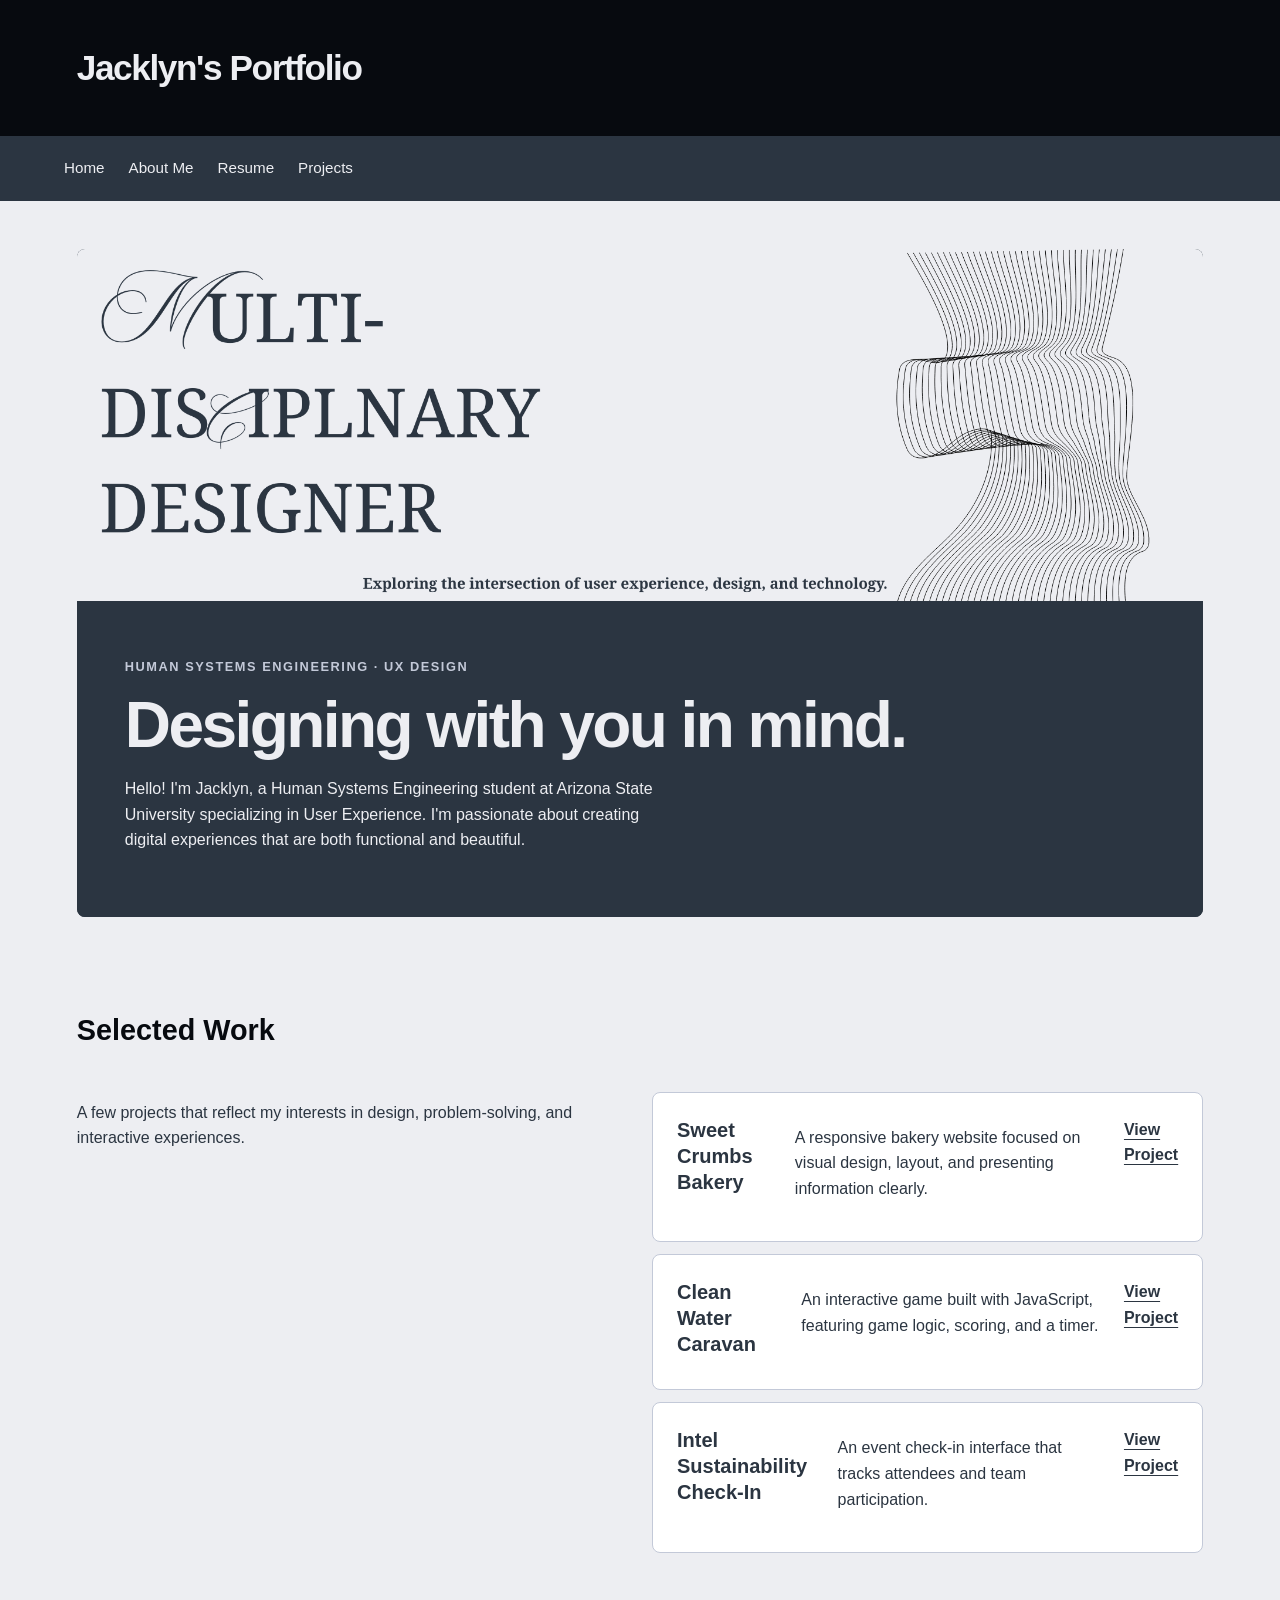
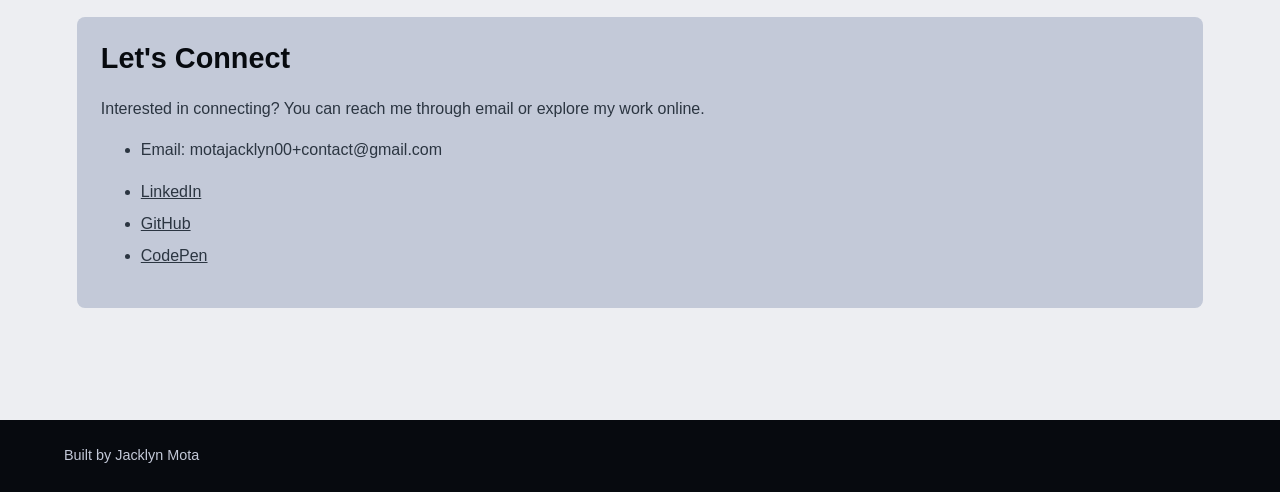
<file: index.html>
<!DOCTYPE html>
<html lang="en">
<head>
    <meta charset="UTF-8">
    <meta name="viewport" content="width=device-width, initial-scale=1.0">
    <link rel="stylesheet" href="styles.css">
    <title>Jacklyn's Portfolio</title>
</head>
<body>
    <header>
        <h1>Jacklyn's Portfolio</h1>
    </header>
    <nav>
        <ul>
            <li><a href="index.html">Home</a></li>
            <li><a href="about.html">About Me</a></li>
            <li><a href="resume.html">Resume</a></li>
            <li><a href="projects.html">Projects</a></li>
        </ul>
    </nav>
    <main>
        <!-- Hero Section -->
        <!-- Hero Section -->
<section id="hero">

    <!-- Responsive Hero Banner -->
    <picture class="hero-banner">
        <!-- Mobile banner -->
        <source
            media="(max-width: 767px)"
            srcset="images/hero_image_mobile.jpg">
        <!-- Desktop banner (default) -->
        <img
            src="images/hero_image.png"
            alt="Multidisciplinary Designer">
    </picture>
    <!-- Hero Text Content -->
    <div class="hero-content">
        <p class="hero-label">HUMAN SYSTEMS ENGINEERING · UX DESIGN</p>
        <h2>Designing with you in mind.</h2>
        <p>
            Hello! I'm Jacklyn, a Human Systems Engineering student
            at Arizona State University specializing in User Experience.
            I'm passionate about creating digital experiences that are
            both functional and beautiful.
        </p>
    </div>
</section>
        <!-- Featured Projects -->
        <section id="featured-projects">
            <h2>Selected Work</h2>
            <p>A few projects that reflect my interests in design, problem-solving, and interactive experiences.</p>

            <div class="project-links">
                <article>
                    <h3>Sweet Crumbs Bakery</h3>
                    <p>A responsive bakery website focused on visual design, layout, and presenting information clearly.</p>
                    <a href="projects.html">View Project</a>
                </article>

                <article>
                    <h3>Clean Water Caravan</h3>
                    <p>An interactive game built with JavaScript, featuring game logic, scoring, and a timer.</p>
                    <a href="projects.html">View Project</a>
                </article>

                <article>
                    <h3>Intel Sustainability Check-In</h3>
                    <p>An event check-in interface that tracks attendees and team participation.</p>
                    <a href="projects.html">View Project</a>
                </article>
            </div>
    </section>

    <!-- Contact Section -->
    <section id="contact">
        <h2>Let's Connect</h2>
        <p>Interested in connecting? You can reach me through email or explore my work online.</p>

        <ul>
            <li>
                <p>Email: motajacklyn00+contact@gmail.com</p>
            </li>
            <li>
                <a href="https://www.linkedin.com/in/jacklyn-mota-28569b3a8/" target="_blank" rel="noopener noreferrer">LinkedIn</a>
            </li>
            <li>
                <a href="https://github.com/jacklyn-mota" target="_blank" rel="noopener noreferrer">GitHub</a>
            </li>
            <li>
                <a href="https://codepen.io/jacklyn-mota" target="_blank" rel="noopener noreferrer">CodePen</a>
            </li>
        </ul>
    </section>
    </main>
    <footer>
        <p>Built by Jacklyn Mota</p>
    </footer>
</body>
</html>
</file>
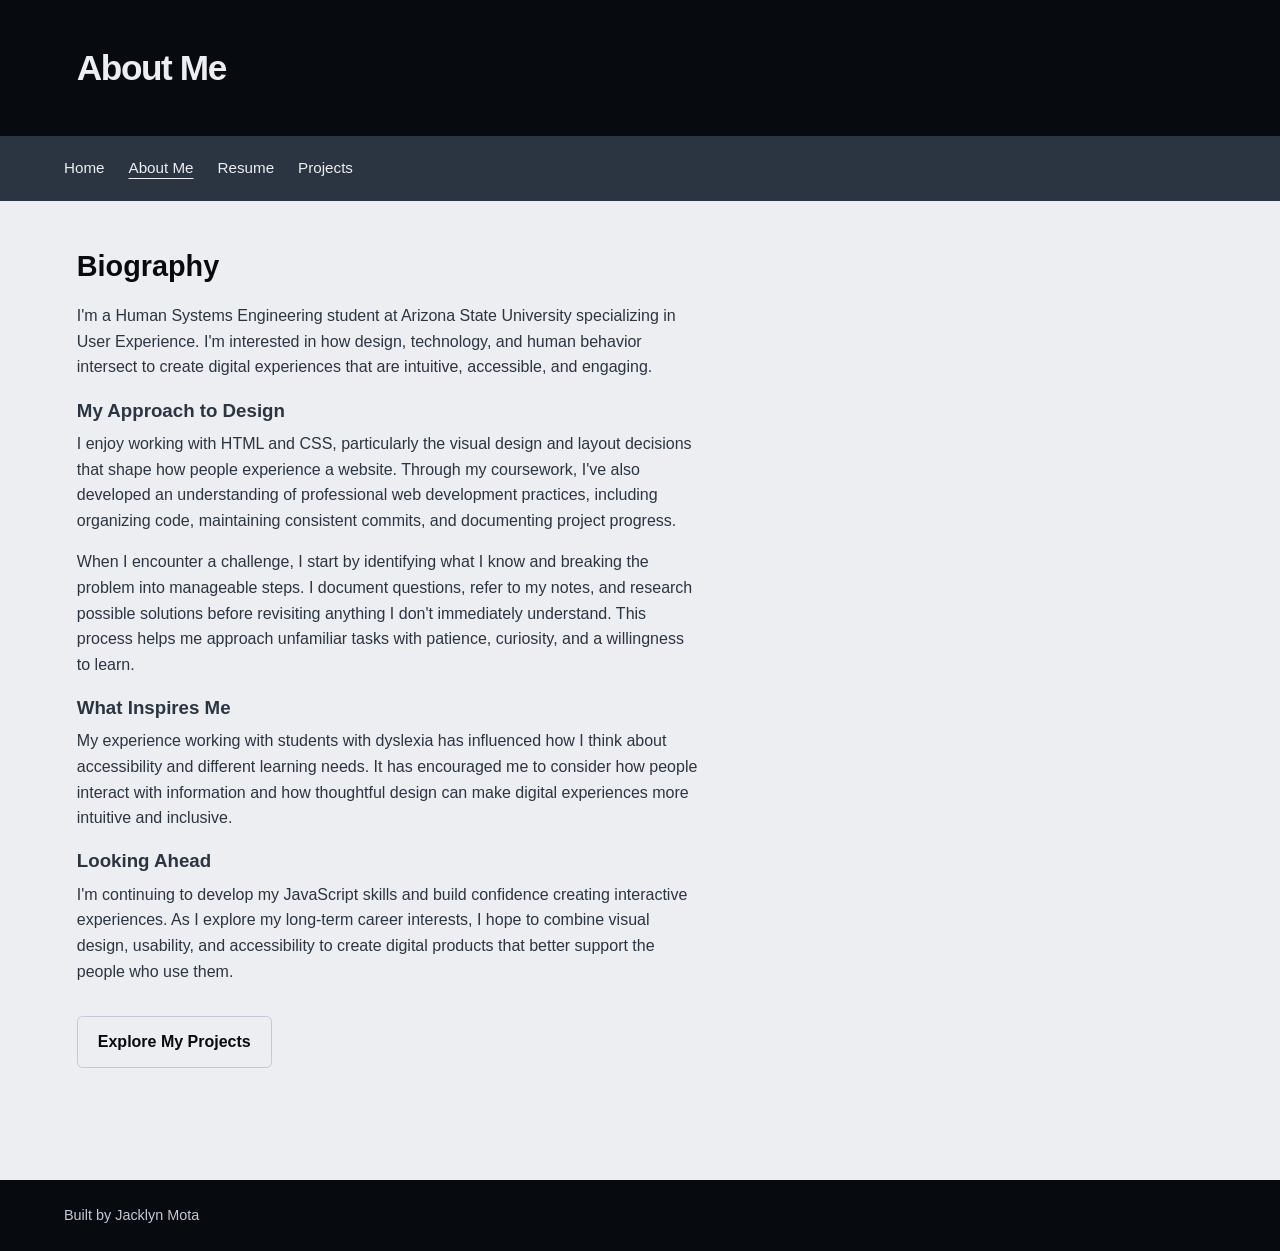
<file: about.html>
<!DOCTYPE html>
<html lang="en">
<head>
    <meta charset="UTF-8">
    <meta name="viewport" content="width=device-width, initial-scale=1.0">
    <link rel="stylesheet" href="styles.css">
    <title>About Me | Jacklyn's Portfolio</title>
</head>
<body>
    <header>
        <h1>About Me</h1>
    </header>

    <nav>
        <ul>
            <li><a href="index.html">Home</a></li>
            <li><a href="about.html" aria-current="page">About Me</a></li>
            <li><a href="resume.html">Resume</a></li>
            <li><a href="projects.html">Projects</a></li>
        </ul>
    </nav>

    <main>
        <section>
            <h2>Biography</h2>
            <p>
                I'm a Human Systems Engineering student at Arizona State
                University specializing in User Experience. I'm interested
                in how design, technology, and human behavior intersect
                to create digital experiences that are intuitive,
                accessible, and engaging.
            </p>

            <h3>My Approach to Design</h3>
            <p>
                I enjoy working with HTML and CSS, particularly the visual
                design and layout decisions that shape how people
                experience a website. Through my coursework, I've also
                developed an understanding of professional web development
                practices, including organizing code, maintaining
                consistent commits, and documenting project progress.
            </p>

            <p>
                When I encounter a challenge, I start by identifying what
                I know and breaking the problem into manageable steps.
                I document questions, refer to my notes, and research
                possible solutions before revisiting anything I don't
                immediately understand. This process helps me approach
                unfamiliar tasks with patience, curiosity, and a willingness
                to learn.
            </p>

            <h3>What Inspires Me</h3>
            <p>
                My experience working with students with dyslexia has
                influenced how I think about accessibility and different
                learning needs. It has encouraged me to consider how
                people interact with information and how thoughtful design
                can make digital experiences more intuitive and inclusive.
            </p>

            <h3>Looking Ahead</h3>
            <p>
                I'm continuing to develop my JavaScript skills and build
                confidence creating interactive experiences. As I explore
                my long-term career interests, I hope to combine visual
                design, usability, and accessibility to create digital
                products that better support the people who use them.
            </p>

            <a href="projects.html" class="hero-link">Explore My Projects</a>
        </section>
    </main>

    <footer>
        <p>Built by Jacklyn Mota</p>
    </footer>
</body>
</html>
</file>
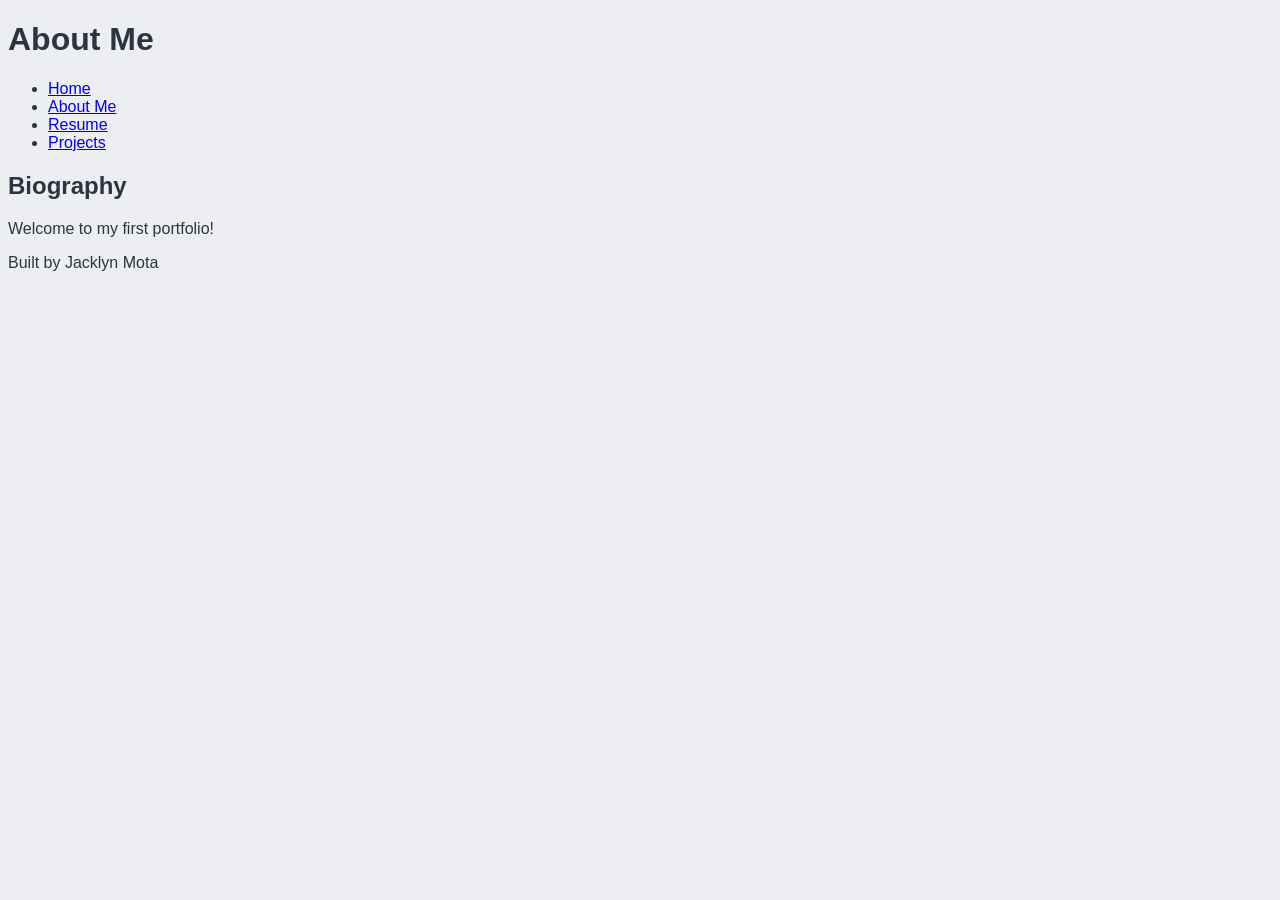
<file: aboutme.html>
<!DOCTYPE html>
<html lang="en">
<head>
    <meta charset="UTF-8">
    <meta name="viewport" content="width=device-width, initial-scale=1.0">
    <link rel="stylesheet" href="style.css">
    <title>About Me</title>
</head>
<body>
    <header>
        <h1>About Me</h1>
    </header>
    <nav>
        <ul>
            <li><a href="index.html">Home</a></li>
            <li><a href="aboutme.html">About Me</a></li>
            <li><a href="resume.html">Resume</a></li>
            <li><a href="projects.html">Projects</a></li>
        </ul>
    </nav>
    <main>
        <section>
            <h2>Biography</h2>
            <p>Welcome to my first portfolio!</p>
        </section>
    </main>
    <footer>
        <p>Built by Jacklyn Mota</p>
    </footer>
</body>
</html>
</file>
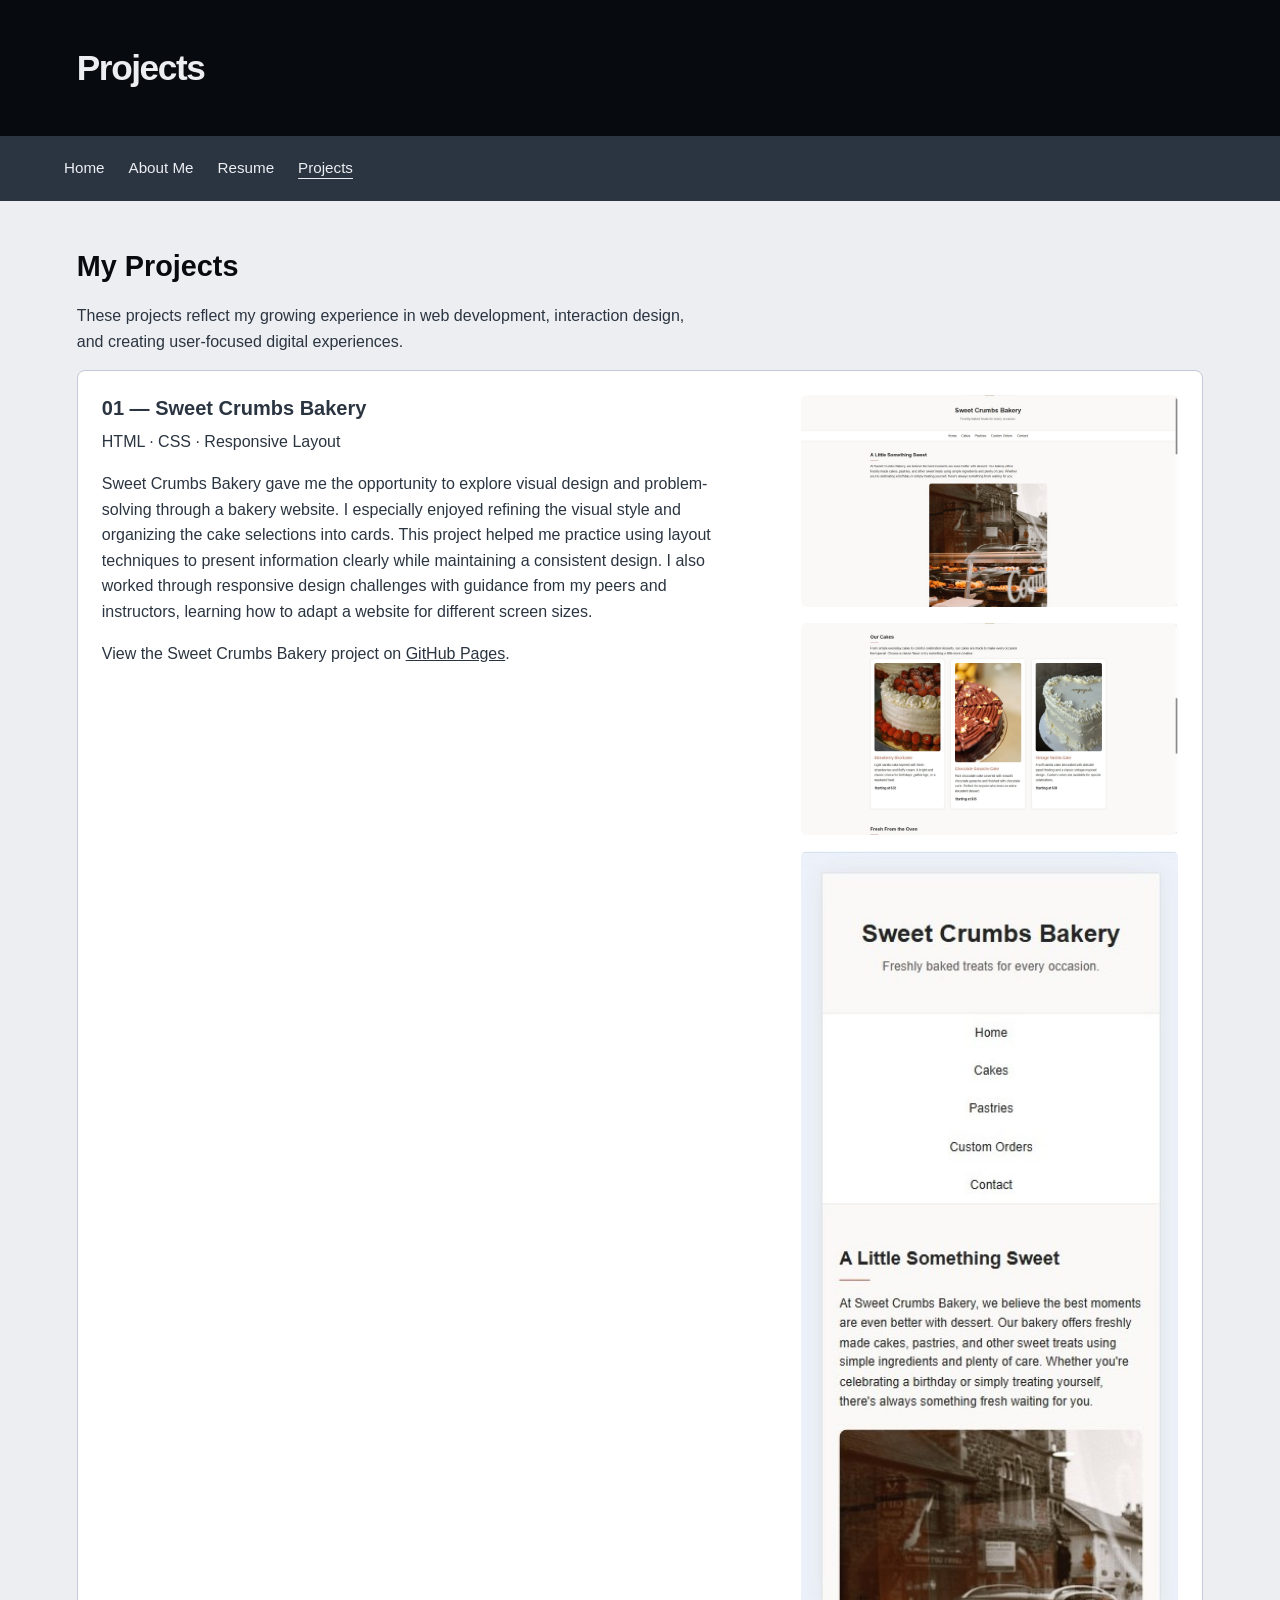
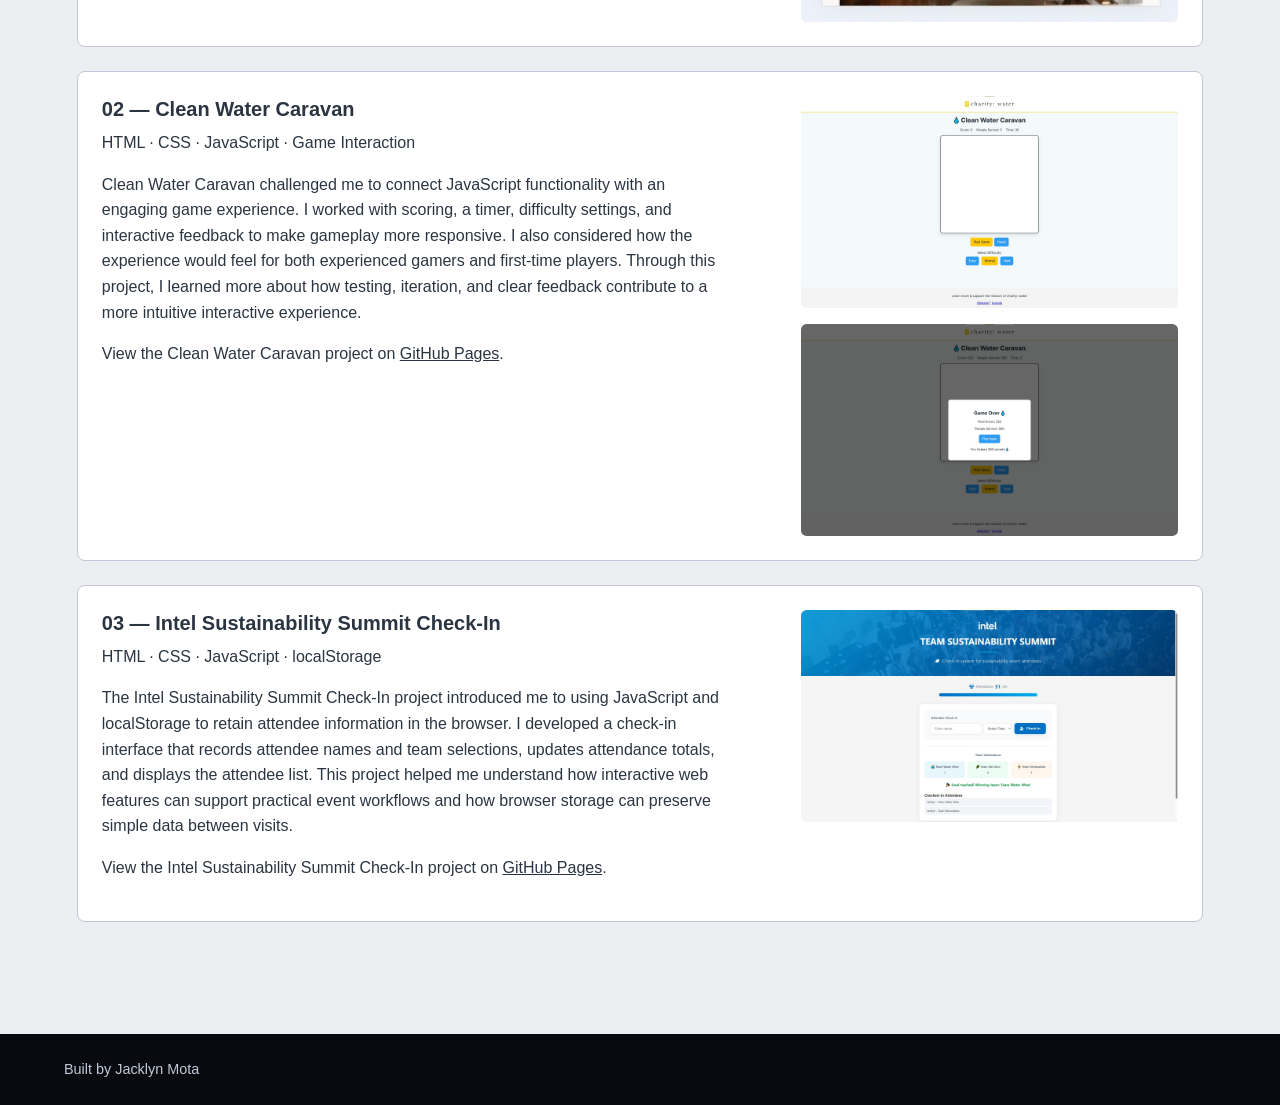
<file: projects.html>
<!DOCTYPE html>
<html lang="en">
<head>
    <meta charset="UTF-8">
    <meta name="viewport" content="width=device-width, initial-scale=1.0">
    <link rel="stylesheet" href="styles.css">
    <title>Projects | Jacklyn's Portfolio</title>
</head>
<body>
    <header>
        <h1>Projects</h1>
    </header>

    <nav>
        <ul>
            <li><a href="index.html">Home</a></li>
            <li><a href="about.html">About Me</a></li>
            <li><a href="resume.html">Resume</a></li>
            <li><a href="projects.html" aria-current="page">Projects</a></li>
        </ul>
    </nav>

    <main>
        <section id="projects">
            <h2>My Projects</h2>
            <p>
                These projects reflect my growing experience in web
                development, interaction design, and creating user-focused
                digital experiences.
            </p>

            <article class="project-card">
                <div class="project-description">
                    <h3>01 — Sweet Crumbs Bakery</h3>
                    <p>HTML · CSS · Responsive Layout</p>
                    <p>
                        Sweet Crumbs Bakery gave me the opportunity to explore
                        visual design and problem-solving through a bakery website.
                        I especially enjoyed refining the visual style and
                        organizing the cake selections into cards. This project
                        helped me practice using layout techniques to present
                        information clearly while maintaining a consistent design.
                        I also worked through responsive design challenges with
                        guidance from my peers and instructors, learning how to
                        adapt a website for different screen sizes.
                    </p>
                    <p>
                        View the Sweet Crumbs Bakery project on
                        <a href="https://jacklyn-mota.github.io/MOTA-4-build/" target="_blank" rel="noopener noreferrer">GitHub Pages</a>.
                    </p>
                </div>

                <div class="project-images">
                        <img
                            src="images/sweet_crumbs_bakery_home.jpg"
                            alt="Homepage of the Sweet Crumbs Bakery website"
                            class="project-image"
                        >
                        <img
                            src="images/sweet_crumbs_bakery_cakes.jpg"
                            alt="Cake selection section featuring bakery products"
                            class="project-image"
                        >
                        <img
                            src="images/sweet_crumbs_bakery_mobile.jpg"
                            alt="Mobile layout of the Sweet Crumbs Bakery website"
                            class="project-image"
                        >
                </div>
            </article>
            
            <article class="project-card">
                <div class="project-description">
                    <h3>02 — Clean Water Caravan</h3>
                    <p>HTML · CSS · JavaScript · Game Interaction</p>
                    <p>
                        Clean Water Caravan challenged me to connect JavaScript
                        functionality with an engaging game experience. I worked
                        with scoring, a timer, difficulty settings, and interactive
                        feedback to make gameplay more responsive. I also
                        considered how the experience would feel for both
                        experienced gamers and first-time players. Through this
                        project, I learned more about how testing, iteration, and
                        clear feedback contribute to a more intuitive interactive
                        experience.
                    </p>
                    <p>
                        View the Clean Water Caravan project on
                        <a href="https://jacklyn-mota.github.io/05-cw-game-water-drop/" target="_blank" rel="noopener noreferrer">GitHub Pages</a>.
                    </p>

                </div>

                <div class="project-images">
                    <img
                        src="images/clean_water_caravan.jpg"
                        alt="Main screen of the Clean Water Caravan game"
                        class="project-image"
                    >
                    <img
                        src="images/clean_water_caravan_gameplay.jpg"
                        alt="Clean Water Caravan gameplay screen displaying the final score"
                        class="project-image"
                    >
                </div>
            </article>

            <article class="project-card">
                <div class="project-description">
                    <h3>03 — Intel Sustainability Summit Check-In</h3>
                    <p>HTML · CSS · JavaScript · localStorage</p>
                    <p>
                        The Intel Sustainability Summit Check-In project introduced
                        me to using JavaScript and localStorage to retain attendee
                        information in the browser. I developed a check-in
                        interface that records attendee names and team selections,
                        updates attendance totals, and displays the attendee list.
                        This project helped me understand how interactive web
                        features can support practical event workflows and how
                        browser storage can preserve simple data between visits.
                    </p>
                    <p>
                        View the Intel Sustainability Summit Check-In project on
                        <a href="https://jacklyn-mota.github.io/05-prj-intel-event-check-in/" target="_blank" rel="noopener noreferrer">GitHub Pages</a>.
                    </p>
                </div>

                <div class="project-images">
                    <img
                        src="images/intel_sustainability_summit_check_in.jpg"
                        alt="Interface of the Intel Sustainability Summit Check-In application"
                        class="project-image"
                    >
                </div>
                </article>
        </section>
    </main>

    <footer>
        <p>Built by Jacklyn Mota</p>
    </footer>
</body>
</html>
</file>
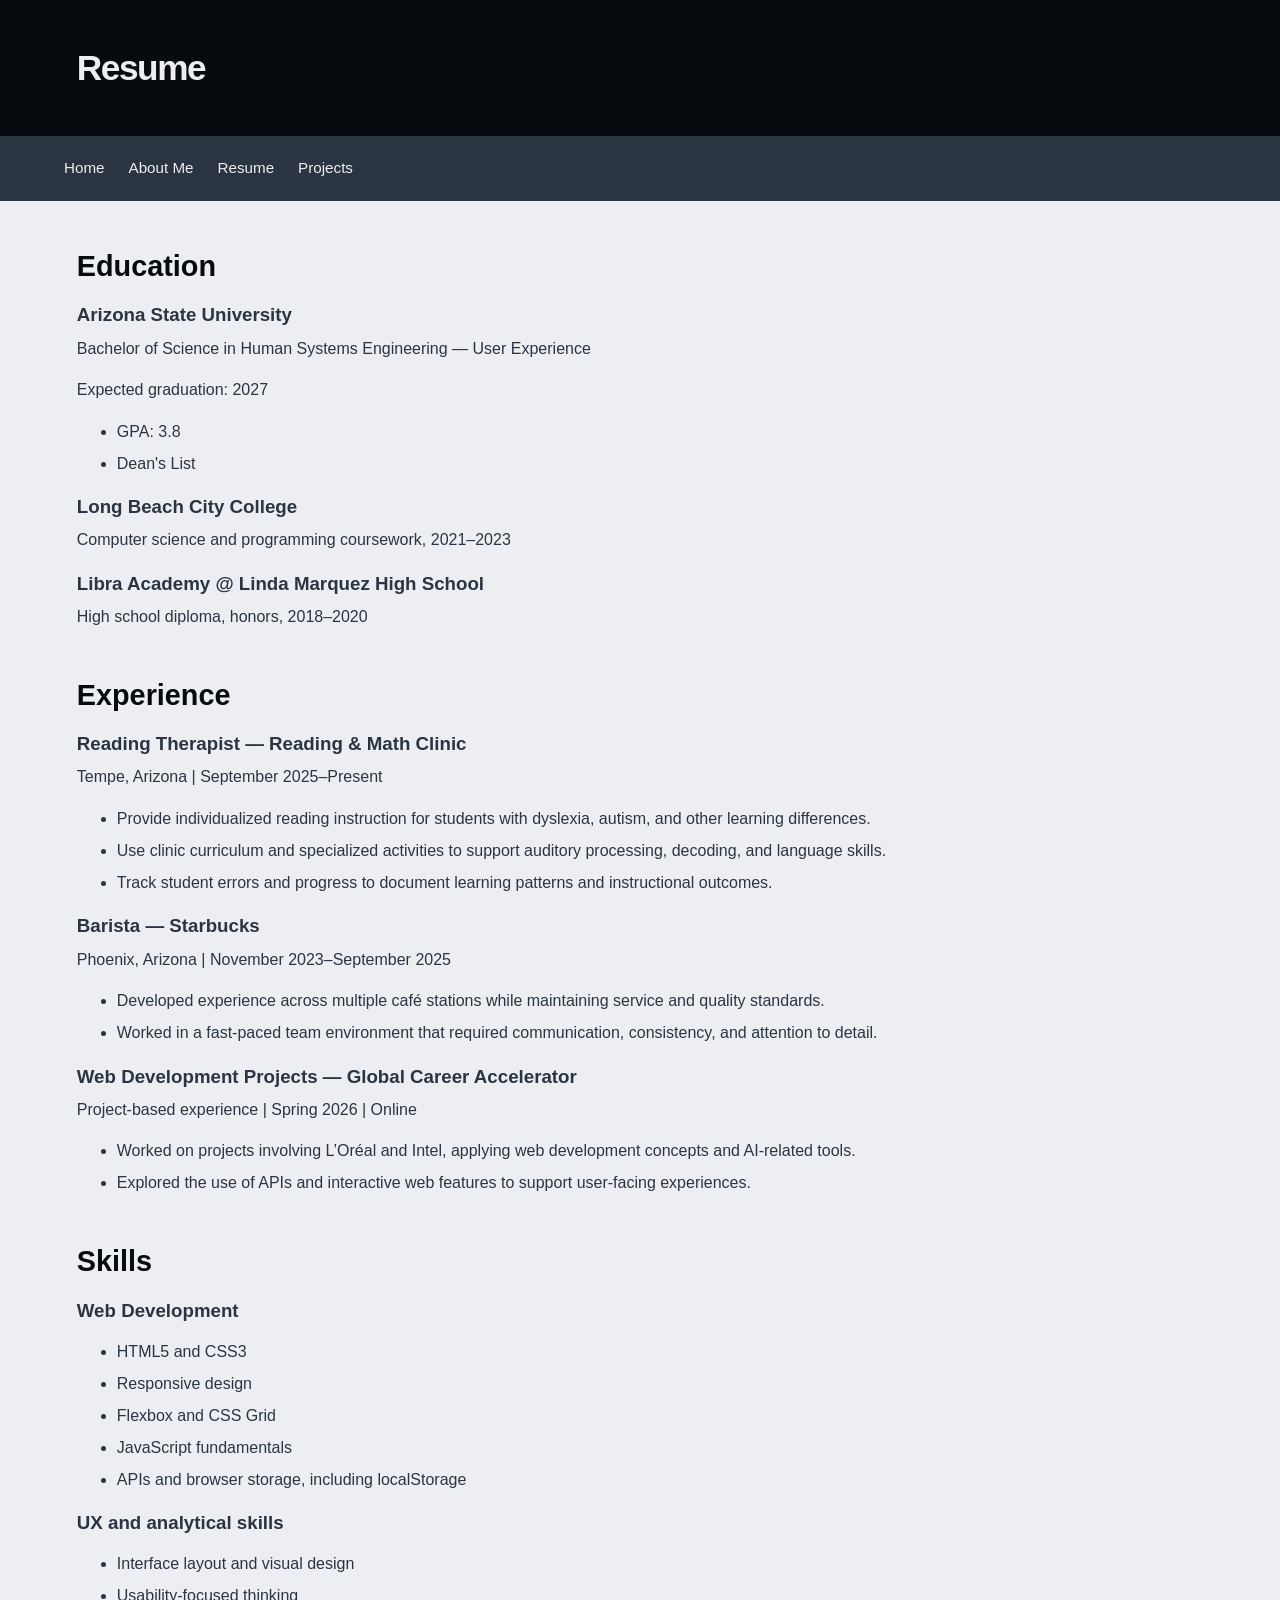
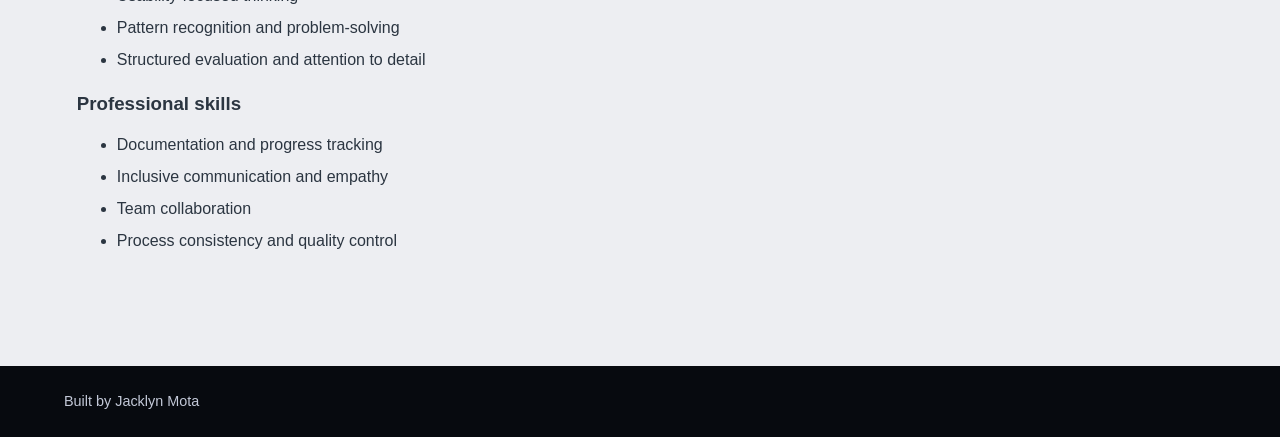
<file: resume.html>
<!DOCTYPE html>
<html lang="en">
<head>
    <meta charset="UTF-8">
    <meta name="viewport" content="width=device-width, initial-scale=1.0">
    <link rel="stylesheet" href="styles.css">
    <title>Resume</title>
</head>
<body>
    <header>
        <h1>Resume</h1>
    </header>
    <nav>
        <ul>
            <li><a href="index.html">Home</a></li>
            <li><a href="about.html">About Me</a></li>
            <li><a href="resume.html">Resume</a></li>
            <li><a href="projects.html">Projects</a></li>
        </ul>
    </nav>
    <main>
        <section>
            <h2>Education</h2>
            <h3>Arizona State University</h3>
            <p>Bachelor of Science in Human Systems Engineering — User Experience</p>
            <p>Expected graduation: 2027</p>
            <ul>
                <li>GPA: 3.8</li>
                <li>Dean's List</li>
            </ul>
            <h3>Long Beach City College</h3>
            <p>Computer science and programming coursework, 2021–2023</p>
            <h3>Libra Academy @ Linda Marquez High School</h3>
            <p>High school diploma, honors, 2018–2020</p>
        </section>
        <section>
            <h2>Experience</h2>
            <h3>Reading Therapist — Reading & Math Clinic</h3>
            <p>Tempe, Arizona | September 2025–Present</p>
            <ul>
                <li>Provide individualized reading instruction for students with dyslexia, autism, and other learning differences.</li>
                <li>Use clinic curriculum and specialized activities to support auditory processing, decoding, and language skills.</li>
                <li>Track student errors and progress to document learning patterns and instructional outcomes.</li>
            </ul>
            <h3>Barista — Starbucks</h3>
            <p>Phoenix, Arizona | November 2023–September 2025</p>
            <ul>
                <li>Developed experience across multiple café stations while maintaining service and quality standards.</li>
                <li>Worked in a fast-paced team environment that required communication, consistency, and attention to detail.</li>

            </ul>
            <h3>Web Development Projects — Global Career Accelerator</h3>
            <p>Project-based experience | Spring 2026 | Online</p>
            <ul>
                <li>Worked on projects involving L’Oréal and Intel, applying web development concepts and AI-related tools.</li>
                <li>Explored the use of APIs and interactive web features to support user-facing experiences.</li>
            </ul>
        </section>
        <section>
            <h2>Skills</h2>
            <h3>Web Development</h3>
            <ul>
                <li>HTML5 and CSS3</li>
                <li>Responsive design</li>
                <li>Flexbox and CSS Grid</li>
                <li>JavaScript fundamentals</li>
                <li>APIs and browser storage, including localStorage</li>
            </ul>
            <h3>UX and analytical skills</h3>
            <ul>
                <li>Interface layout and visual design</li>
                <li>Usability-focused thinking</li>
                <li>Pattern recognition and problem-solving</li>
                <li>Structured evaluation and attention to detail</li>
            </ul>
            <h3>Professional skills</h3>
            <ul>
                <li>Documentation and progress tracking</li>
                <li>Inclusive communication and empathy</li>
                <li>Team collaboration</li>
                <li>Process consistency and quality control</li>
            </ul>
        </section>
    </main>
    <footer>
        <p>Built by Jacklyn Mota</p>
    </footer>
</body>
</html>
</file>
<file: styles.css>
/* CSS written by Jacklyn Mota */

/* COLOR PALETTE
   Panda white: #EDEEF2
   Ghost: #C3C9D8
   Ink black: #070A0F
   Dark metallic blue grey: #6B7B8C
   Vintage dark blue: #2B3541
*/


/* GLOBAL STYLES */

* {
    box-sizing: border-box;
}

body {
    margin: 0;
    min-height: 100vh;
    display: grid;
    grid-template-rows: auto auto 1fr auto;

    background-color: #EDEEF2;
    color: #2B3541;
    font-family: Arial, Helvetica, sans-serif;
    line-height: 1.6;
}


/* 2. HEADER */

header {
    padding: 2rem 5%;
    background-color: #070A0F;
    color: #EDEEF2;
}

header h1 {
    margin: 0;
    font-size: 1.8rem;
    letter-spacing: -0.04em;
}


/* NAVIGATION */

nav {
    padding: 0.75rem 5%;
    background-color: #2B3541;
}

nav ul {
    display: flex;
    flex-wrap: wrap;
    gap: 0.5rem 1.5rem;

    margin: 0;
    padding: 0;
    list-style: none;
}

nav a {
    display: block;
    padding: 0.5rem 0;

    color: #EDEEF2;
    text-decoration: none;
    font-size: 0.95rem;
}

nav a:hover,
nav a:focus-visible {
    color: #C3C9D8;
    text-decoration: underline;
    text-underline-offset: 0.3em;
}

nav a[aria-current="page"] {
    text-decoration: underline;
    text-underline-offset: 0.3em;
}


/* MAIN CONTENT */

main {
    width: 90%;
    max-width: 1200px;
    margin: 0 auto;
    padding: 2rem 0 4rem;
}

section {
    margin-bottom: 3rem;
}

section > h2 {
    margin-top: 0;
    margin-bottom: 1.25rem;

    color: #070A0F;
    font-size: 1.8rem;
    line-height: 1.2;
}

h3 {
    color: #2B3541;
    line-height: 1.3;
}

p {
    max-width: 70ch;
}


/* HOMEPAGE HERO */

#hero {
    margin-bottom: 5rem;
    overflow: hidden;
    background-color: #2B3541;
    border-radius: 0.5rem;
    margin-bottom: 5rem;
}

.hero-banner {
    display: block;
    width: 100%;
}

.hero-banner img {
    display: block;
    width: 100%;
    height: auto;
}

.hero-content {
    padding: 2rem 1.5rem;
    background-color: #2B3541;
    color: #EDEEF2;
}

.hero-label {
    color: #C3C9D8;
    font-size: 0.8rem;
    font-weight: bold;
    letter-spacing: 0.12em;
    text-transform: uppercase;
}

.hero-content h2 {
    margin-top: 0;
    margin-bottom: 1rem;

    color: #EDEEF2;
    font-size: clamp(2rem, 6vw, 4rem);
    line-height: 1.1;
    letter-spacing: -0.04em;
}

.hero-content p {
    max-width: 60ch;
}


/*LINKS AND BUTTONS */

a {
    color: #2B3541;
}

a:hover {
    color: #6B7B8C;
}

a:focus-visible {
    outline: 2px solid #6B7B8C;
    outline-offset: 3px;
}

.hero-link {
    display: inline-block;
    margin-top: 1rem;
    padding: 0.75rem 1.25rem;

    background-color: #EDEEF2;
    color: #070A0F;
    border: 1px solid #C3C9D8;
    border-radius: 0.35rem;

    text-decoration: none;
    font-weight: bold;
}

.hero-link:hover,
.hero-link:focus-visible {
    background-color: #C3C9D8;
    color: #070A0F;
}


/*FEATURED PROJECTS AND PROJECTS PAGE */

#featured-projects article,
#projects article {
    display: flex;
    align-items: flex-start;
    gap: 1.5rem;

    margin-bottom: 1.5rem;
    padding: 1.5rem;

    background-color: #FFFFFF;
    border: 1px solid #C3C9D8;
    border-radius: 0.5rem;
}

#featured-projects article h3,
#projects article h3 {
    margin-top: 0;
    font-size: 1.25rem;
}


.project-links {
    display: flex;
    flex-wrap: wrap;
    gap: 0.75rem 1rem;
}

.project-links a {
    font-weight: bold;
    text-underline-offset: 0.25em;
}

.project-card {
    display: flex;
    align-items: flex-start;
    gap: 1.5rem;
}

.project-description {
    flex: 1;
    min-width: 0;
}

.project-images {
    display: flex;
    flex-direction: column;
    gap: 1rem;
    width: 35%;
    flex-shrink: 0;
}

.project-image {
    display: block;
    width: 100%;
    height: auto;
    margin: 0;
    border-radius: 0.35rem;
}

/* OTHER CONTENT SECTIONS */

#contact {
    margin-top: 4rem;
    padding: 1.5rem;

    background-color: #C3C9D8;
    border-radius: 0.5rem;
}

main li {
    margin-bottom: 0.4rem;
}

main section h3 {
    margin-bottom: 0.5rem;
}

main section p {
    margin-top: 0.5rem;
}


/* FOOTER */

footer {
    padding: 1.5rem 5%;
    background-color: #070A0F;
    color: #C3C9D8;
    font-size: 0.9rem;
}

footer p {
    margin: 0;
}


/* TABLET AND DESKTOP */

@media (min-width: 768px) {

    header {
        padding: 2.5rem 6%;
    }

    header h1 {
        font-size: 2.2rem;
    }

    main {
        width: 88%;
        padding-top: 3rem;
    }

    .hero-content {
        padding: 3rem;
    }

    #hero {
        margin-bottom: 6rem;
    }

    #featured-projects {
        display: grid;
        grid-template-columns: repeat(2, minmax(0, 1fr));
        gap: 1.5rem;
    }

    #featured-projects > h2 {
        grid-column: 1 / -1;
    }

    #featured-projects article {
        margin-bottom: 0;
    }
}

@media (max-width: 600px) {
    .project-card {
        flex-direction: column;
    }

    .project-images {
        width: 100%;
    }

    .project-image {
        max-width: 350px;
    }
}
</file>
<file: style.css>
/* CSS written by Jacklyn Mota */

/* COLOR PALETTE 
panda white: #EDEEF2
ghost: #C3C9D8
ink black: #070A0F
dark metallic blue grey: #6B7B8C
vintage dark blue: #2B3541
*/

/* GLOBAL (base) MOBILE STYLES */
body {
    background-color: #EDEEF2;
    color: #2B3541;
    font-family: sans-serif;
}
</file>
